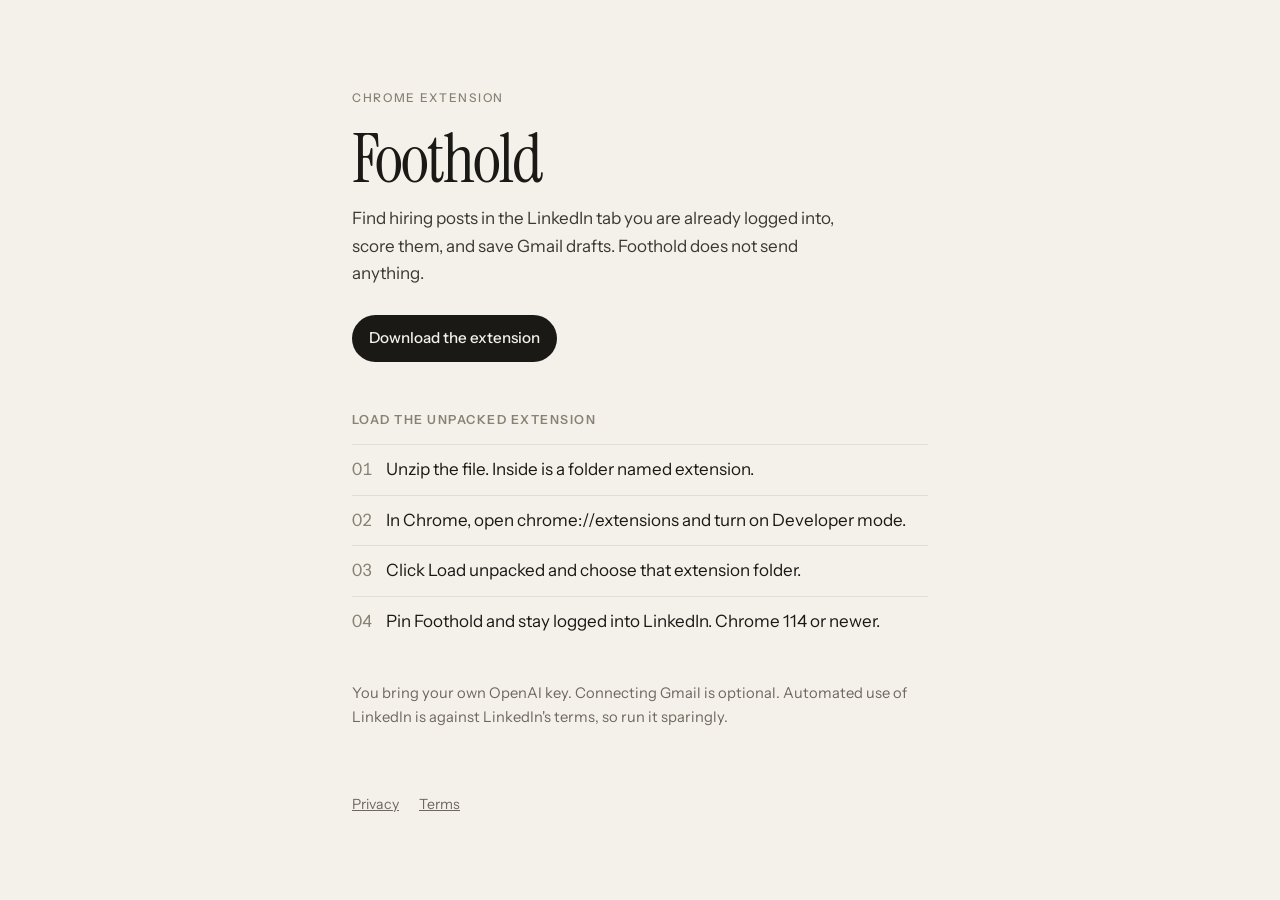
<file: index.html>
<!DOCTYPE html>
<html lang="en">
<head>
  <meta charset="utf-8" />
  <meta name="viewport" content="width=device-width, initial-scale=1" />
  <title>Foothold</title>
  <link rel="preconnect" href="https://fonts.googleapis.com" />
  <link rel="preconnect" href="https://fonts.gstatic.com" crossorigin />
  <link href="https://fonts.googleapis.com/css2?family=Instrument+Sans:ital,wght@0,400;0,500;0,600;1,400&family=Instrument+Serif:ital@0;1&display=swap" rel="stylesheet" />
  <style>
    body {
      margin: 0;
      background: #f4f1ea;
      color: #1a1916;
      font-family: "Instrument Sans", sans-serif;
      font-size: 17px;
      line-height: 1.6;
    }
    main { max-width: 36rem; margin: 0 auto; padding: 5.5rem 1.5rem 4rem; }
    .mark {
      margin: 0 0 1.25rem;
      font-size: 0.75rem;
      font-weight: 500;
      letter-spacing: 0.14em;
      text-transform: uppercase;
      color: #8a8175;
    }
    h1 {
      margin: 0 0 0.85rem;
      font-family: "Instrument Serif", serif;
      font-size: 4.25rem;
      font-weight: 400;
      line-height: 0.95;
      letter-spacing: -0.03em;
    }
    .lead { margin: 0 0 1.75rem; max-width: 32rem; color: #3a3834; }
    a { color: inherit; }
    .download {
      display: inline-block;
      padding: 0.7rem 1.05rem;
      background: #1a1916;
      color: #f4f1ea;
      border-radius: 999px;
      text-decoration: none;
      font-weight: 500;
      font-size: 0.95rem;
    }
    .download:hover { background: #3a342c; }
    h2 {
      margin: 3rem 0 0.9rem;
      font-size: 0.78rem;
      font-weight: 600;
      letter-spacing: 0.12em;
      text-transform: uppercase;
      color: #8a8175;
    }
    ol { margin: 0; padding: 0; list-style: none; }
    li {
      display: grid;
      grid-template-columns: 1.5rem 1fr;
      gap: 0.65rem;
      padding: 0.7rem 0;
      border-top: 1px solid #e3ddd2;
    }
    li span { color: #8a8175; font-variant-numeric: tabular-nums; }
    .note { margin: 2.25rem 0 0; color: #6f685f; font-size: 0.92rem; }
    footer {
      max-width: 36rem;
      margin: 0 auto;
      padding: 0 1.5rem 3rem;
      display: flex;
      gap: 1.25rem;
      font-size: 0.88rem;
    }
    footer a { color: #6f685f; }
  </style>
</head>
<body>
  <main>
    <p class="mark">Chrome extension</p>
    <h1>Foothold</h1>
    <p class="lead">Find hiring posts in the LinkedIn tab you are already logged into, score them, and save Gmail drafts. Foothold does not send anything.</p>
    <p><a class="download" href="foothold.zip">Download the extension</a></p>

    <h2>Load the unpacked extension</h2>
    <ol>
      <li><span>01</span>Unzip the file. Inside is a folder named extension.</li>
      <li><span>02</span>In Chrome, open chrome://extensions and turn on Developer mode.</li>
      <li><span>03</span>Click Load unpacked and choose that extension folder.</li>
      <li><span>04</span>Pin Foothold and stay logged into LinkedIn. Chrome 114 or newer.</li>
    </ol>

    <p class="note">You bring your own OpenAI key. Connecting Gmail is optional. Automated use of LinkedIn is against LinkedIn's terms, so run it sparingly.</p>
  </main>
  <footer>
    <a href="privacy.html">Privacy</a>
    <a href="terms.html">Terms</a>
  </footer>
</body>
</html>
</file>
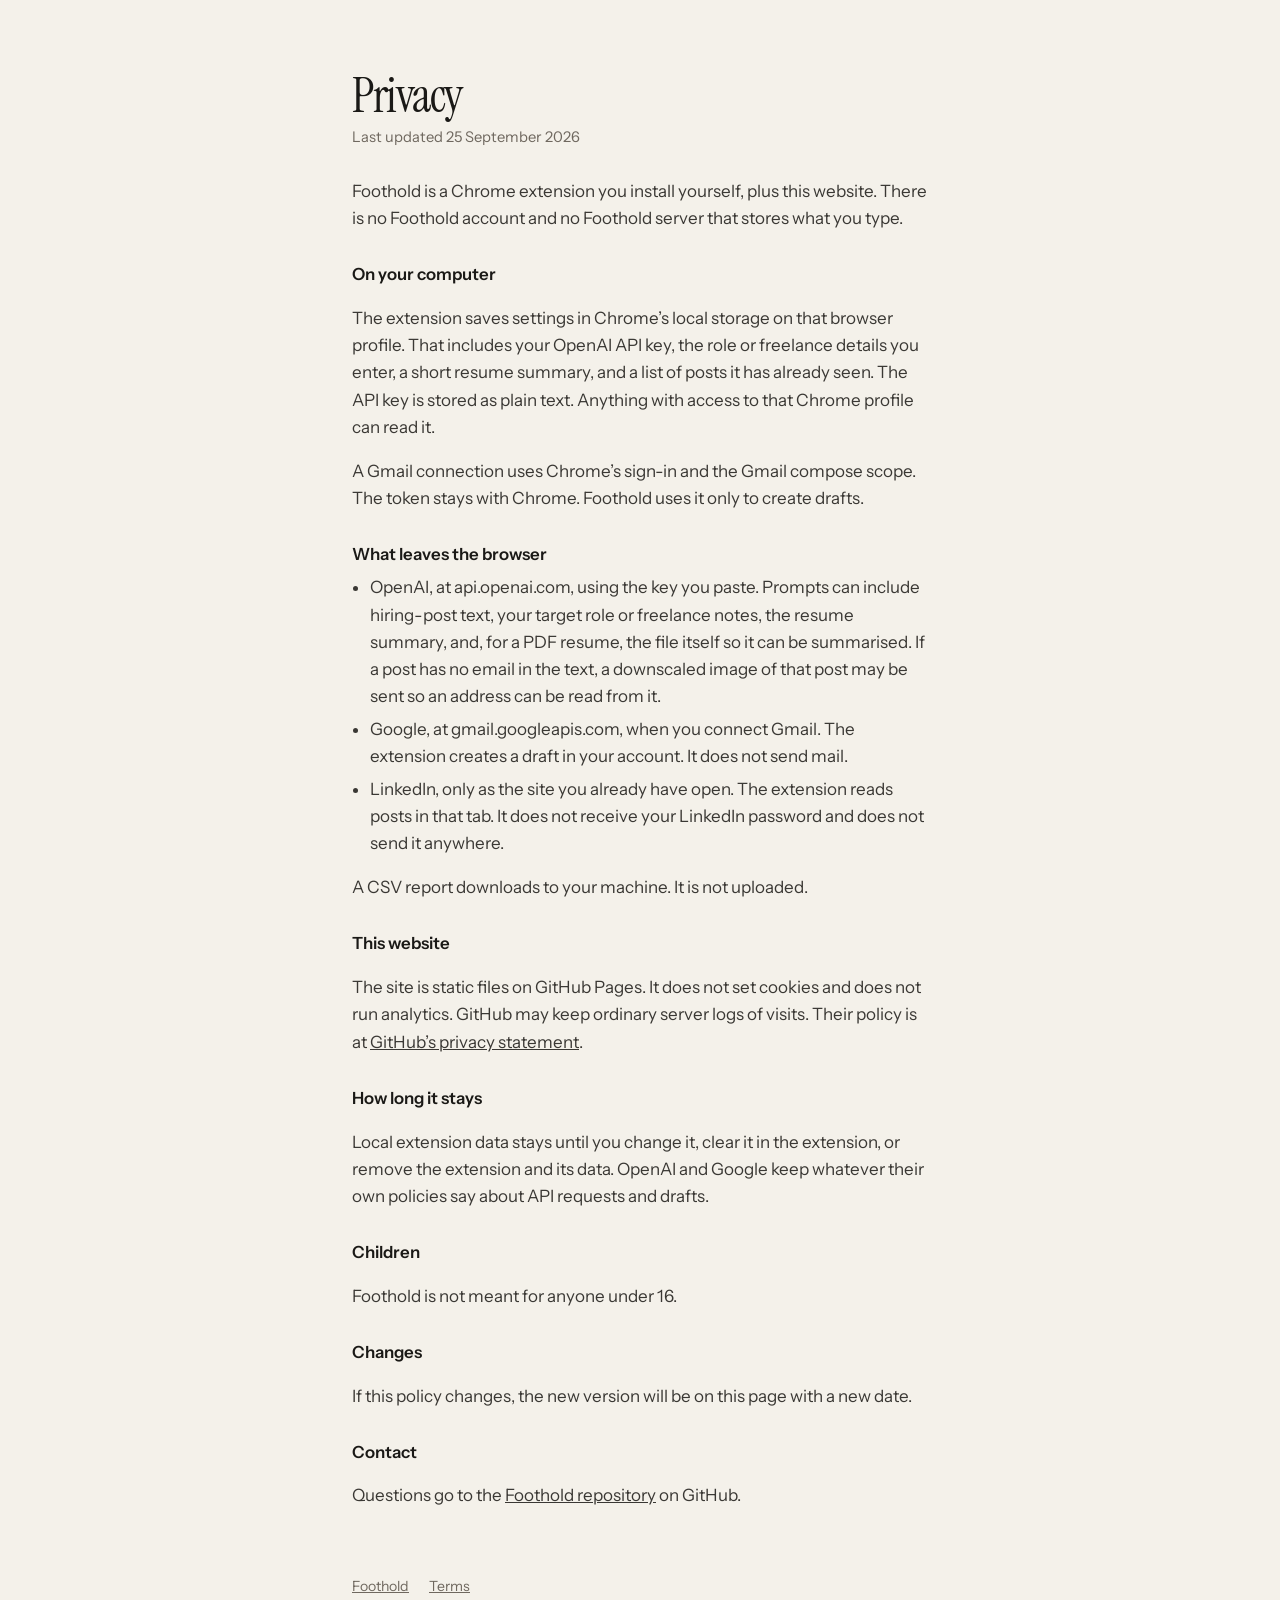
<file: privacy.html>
<!DOCTYPE html>
<html lang="en">
<head>
  <meta charset="utf-8" />
  <meta name="viewport" content="width=device-width, initial-scale=1" />
  <title>Privacy · Foothold</title>
  <link rel="preconnect" href="https://fonts.googleapis.com" />
  <link rel="preconnect" href="https://fonts.gstatic.com" crossorigin />
  <link href="https://fonts.googleapis.com/css2?family=Instrument+Sans:ital,wght@0,400;0,500;0,600;1,400&family=Instrument+Serif&display=swap" rel="stylesheet" />
  <style>
    body {
      margin: 0;
      background: #f4f1ea;
      color: #1a1916;
      font-family: "Instrument Sans", sans-serif;
      font-size: 17px;
      line-height: 1.6;
    }
    main { max-width: 36rem; margin: 0 auto; padding: 4.5rem 1.5rem 3rem; }
    h1 {
      margin: 0 0 0.4rem;
      font-family: "Instrument Serif", serif;
      font-size: 3rem;
      font-weight: 400;
      line-height: 1;
      letter-spacing: -0.03em;
    }
    .updated { margin: 0 0 1.75rem; color: #6f685f; font-size: 0.92rem; }
    h2 { margin: 1.8rem 0 0.4rem; font-size: 1.05rem; font-weight: 600; }
    p, li { color: #3a3834; }
    a { color: inherit; }
    ul { margin: 0.4rem 0 0; padding-left: 1.15rem; }
    li { margin: 0.35rem 0; }
    footer {
      max-width: 36rem;
      margin: 0 auto;
      padding: 0 1.5rem 3rem;
      display: flex;
      gap: 1.25rem;
      font-size: 0.88rem;
    }
    footer a { color: #6f685f; }
  </style>
</head>
<body>
  <main>
    <h1>Privacy</h1>
    <p class="updated">Last updated 25 September 2026</p>

    <p>Foothold is a Chrome extension you install yourself, plus this website. There is no Foothold account and no Foothold server that stores what you type.</p>

    <h2>On your computer</h2>
    <p>The extension saves settings in Chrome’s local storage on that browser profile. That includes your OpenAI API key, the role or freelance details you enter, a short resume summary, and a list of posts it has already seen. The API key is stored as plain text. Anything with access to that Chrome profile can read it.</p>
    <p>A Gmail connection uses Chrome’s sign-in and the Gmail compose scope. The token stays with Chrome. Foothold uses it only to create drafts.</p>

    <h2>What leaves the browser</h2>
    <ul>
      <li>OpenAI, at api.openai.com, using the key you paste. Prompts can include hiring-post text, your target role or freelance notes, the resume summary, and, for a PDF resume, the file itself so it can be summarised. If a post has no email in the text, a downscaled image of that post may be sent so an address can be read from it.</li>
      <li>Google, at gmail.googleapis.com, when you connect Gmail. The extension creates a draft in your account. It does not send mail.</li>
      <li>LinkedIn, only as the site you already have open. The extension reads posts in that tab. It does not receive your LinkedIn password and does not send it anywhere.</li>
    </ul>
    <p>A CSV report downloads to your machine. It is not uploaded.</p>

    <h2>This website</h2>
    <p>The site is static files on GitHub Pages. It does not set cookies and does not run analytics. GitHub may keep ordinary server logs of visits. Their policy is at <a href="https://docs.github.com/en/site-policy/privacy-policies/github-general-privacy-statement">GitHub’s privacy statement</a>.</p>

    <h2>How long it stays</h2>
    <p>Local extension data stays until you change it, clear it in the extension, or remove the extension and its data. OpenAI and Google keep whatever their own policies say about API requests and drafts.</p>

    <h2>Children</h2>
    <p>Foothold is not meant for anyone under 16.</p>

    <h2>Changes</h2>
    <p>If this policy changes, the new version will be on this page with a new date.</p>

    <h2>Contact</h2>
    <p>Questions go to the <a href="https://github.com/urperfectdude/foothold">Foothold repository</a> on GitHub.</p>
  </main>
  <footer>
    <a href="index.html">Foothold</a>
    <a href="terms.html">Terms</a>
  </footer>
</body>
</html>
</file>
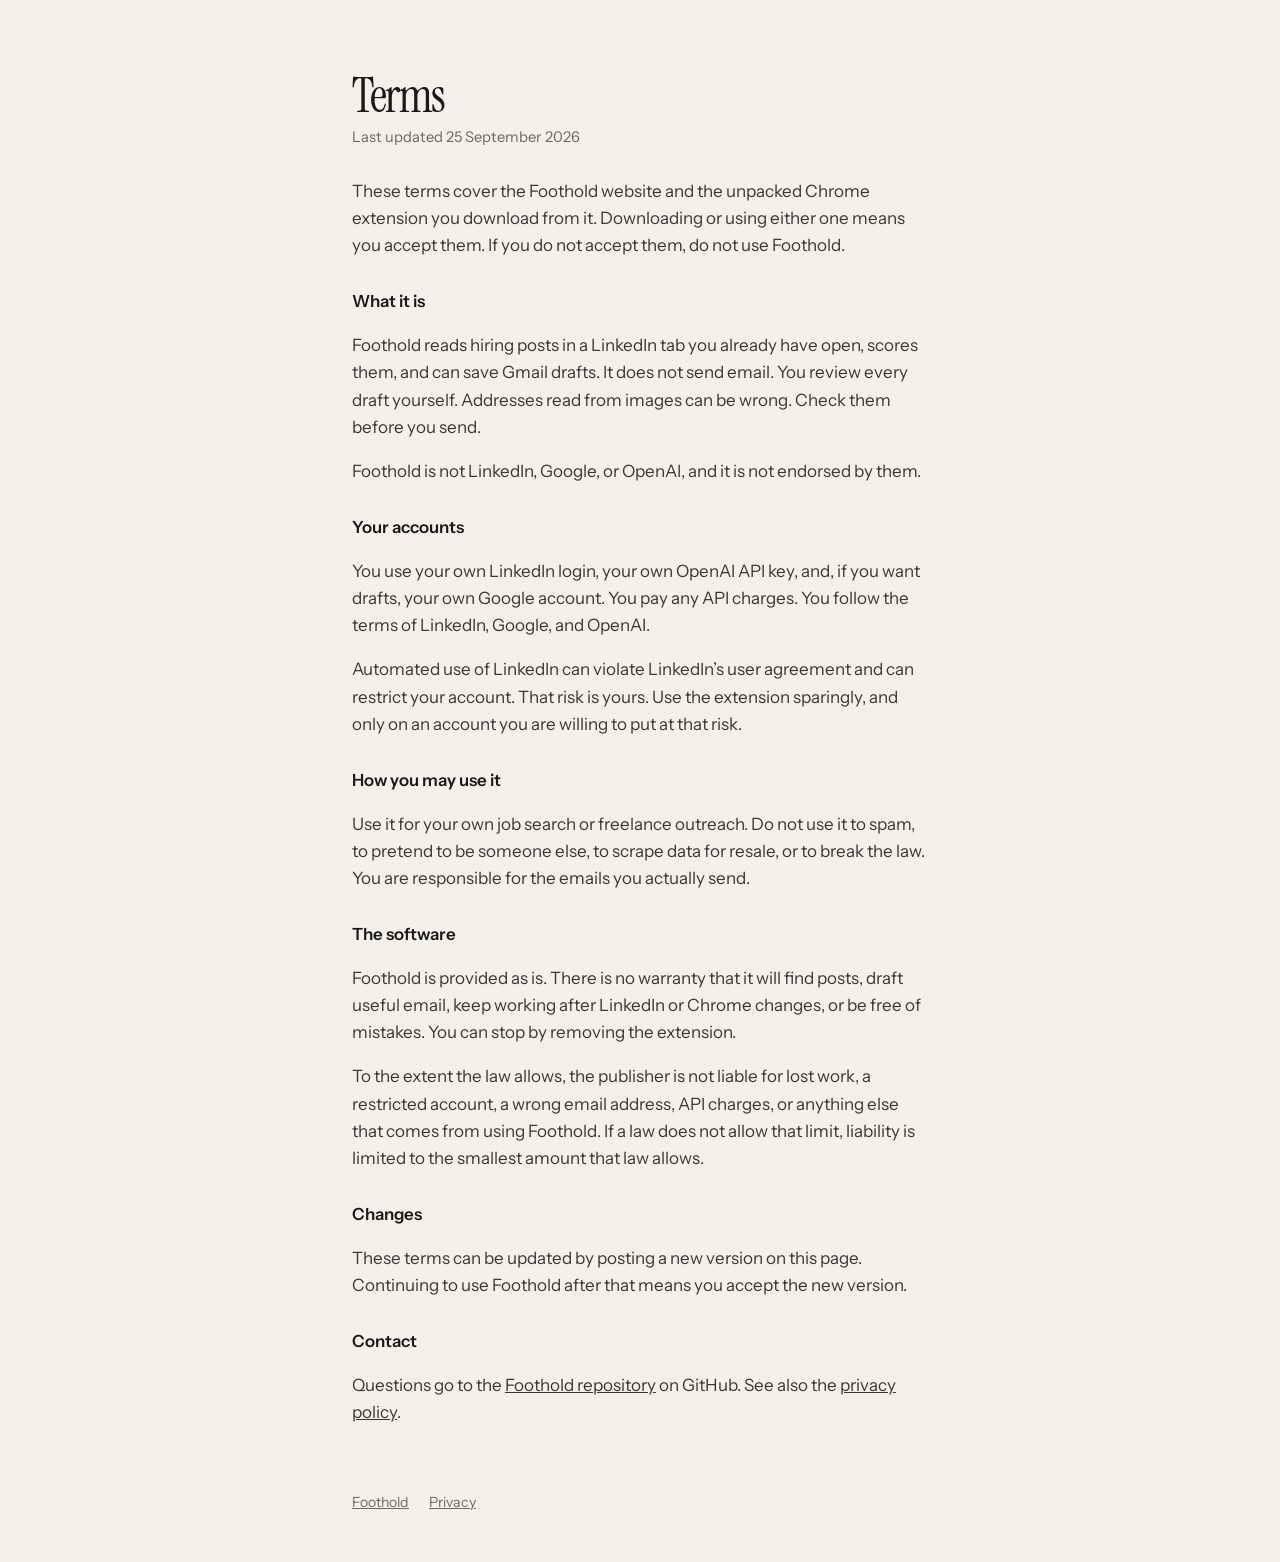
<file: terms.html>
<!DOCTYPE html>
<html lang="en">
<head>
  <meta charset="utf-8" />
  <meta name="viewport" content="width=device-width, initial-scale=1" />
  <title>Terms · Foothold</title>
  <link rel="preconnect" href="https://fonts.googleapis.com" />
  <link rel="preconnect" href="https://fonts.gstatic.com" crossorigin />
  <link href="https://fonts.googleapis.com/css2?family=Instrument+Sans:ital,wght@0,400;0,500;0,600;1,400&family=Instrument+Serif&display=swap" rel="stylesheet" />
  <style>
    body {
      margin: 0;
      background: #f4f1ea;
      color: #1a1916;
      font-family: "Instrument Sans", sans-serif;
      font-size: 17px;
      line-height: 1.6;
    }
    main { max-width: 36rem; margin: 0 auto; padding: 4.5rem 1.5rem 3rem; }
    h1 {
      margin: 0 0 0.4rem;
      font-family: "Instrument Serif", serif;
      font-size: 3rem;
      font-weight: 400;
      line-height: 1;
      letter-spacing: -0.03em;
    }
    .updated { margin: 0 0 1.75rem; color: #6f685f; font-size: 0.92rem; }
    h2 { margin: 1.8rem 0 0.4rem; font-size: 1.05rem; font-weight: 600; }
    p { color: #3a3834; }
    a { color: inherit; }
    footer {
      max-width: 36rem;
      margin: 0 auto;
      padding: 0 1.5rem 3rem;
      display: flex;
      gap: 1.25rem;
      font-size: 0.88rem;
    }
    footer a { color: #6f685f; }
  </style>
</head>
<body>
  <main>
    <h1>Terms</h1>
    <p class="updated">Last updated 25 September 2026</p>

    <p>These terms cover the Foothold website and the unpacked Chrome extension you download from it. Downloading or using either one means you accept them. If you do not accept them, do not use Foothold.</p>

    <h2>What it is</h2>
    <p>Foothold reads hiring posts in a LinkedIn tab you already have open, scores them, and can save Gmail drafts. It does not send email. You review every draft yourself. Addresses read from images can be wrong. Check them before you send.</p>
    <p>Foothold is not LinkedIn, Google, or OpenAI, and it is not endorsed by them.</p>

    <h2>Your accounts</h2>
    <p>You use your own LinkedIn login, your own OpenAI API key, and, if you want drafts, your own Google account. You pay any API charges. You follow the terms of LinkedIn, Google, and OpenAI.</p>
    <p>Automated use of LinkedIn can violate LinkedIn’s user agreement and can restrict your account. That risk is yours. Use the extension sparingly, and only on an account you are willing to put at that risk.</p>

    <h2>How you may use it</h2>
    <p>Use it for your own job search or freelance outreach. Do not use it to spam, to pretend to be someone else, to scrape data for resale, or to break the law. You are responsible for the emails you actually send.</p>

    <h2>The software</h2>
    <p>Foothold is provided as is. There is no warranty that it will find posts, draft useful email, keep working after LinkedIn or Chrome changes, or be free of mistakes. You can stop by removing the extension.</p>
    <p>To the extent the law allows, the publisher is not liable for lost work, a restricted account, a wrong email address, API charges, or anything else that comes from using Foothold. If a law does not allow that limit, liability is limited to the smallest amount that law allows.</p>

    <h2>Changes</h2>
    <p>These terms can be updated by posting a new version on this page. Continuing to use Foothold after that means you accept the new version.</p>

    <h2>Contact</h2>
    <p>Questions go to the <a href="https://github.com/urperfectdude/foothold">Foothold repository</a> on GitHub. See also the <a href="privacy.html">privacy policy</a>.</p>
  </main>
  <footer>
    <a href="index.html">Foothold</a>
    <a href="privacy.html">Privacy</a>
  </footer>
</body>
</html>
</file>
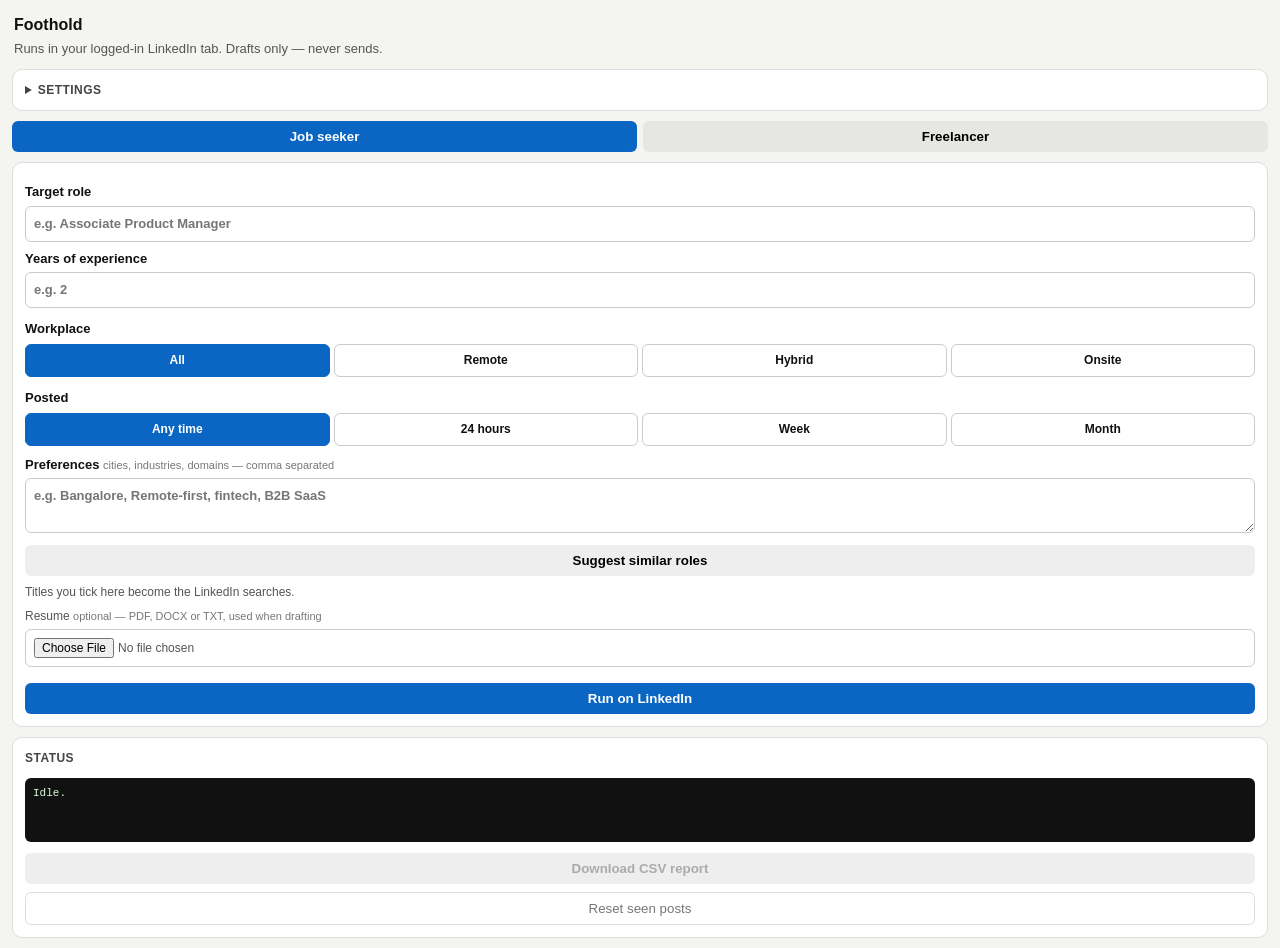
<file: extension/sidepanel.html>
<!DOCTYPE html>
<html>
<head>
  <meta charset="utf-8" />
  <link rel="stylesheet" href="sidepanel.css" />
</head>
<body>
  <header>
    <h1>Foothold</h1>
    <p>Runs in your logged-in LinkedIn tab. Drafts only — never sends.</p>
  </header>

  <details id="settings" class="card">
    <summary>Settings</summary>
    <label>OpenAI API key
      <input id="openaiKey" type="password" placeholder="sk-..." autocomplete="off" />
    </label>
    <div class="row">
      <button id="saveSettings" type="button">Save settings</button>
      <button id="connectGmail" type="button" class="secondary">Connect Gmail</button>
    </div>
    <p class="hint" id="gmailStatus">Gmail: not connected. CSV still downloads if drafts fail.</p>
  </details>

  <nav class="tabs">
    <button type="button" class="tab on" data-tab="jobs">Job seeker</button>
    <button type="button" class="tab" data-tab="freelance">Freelancer</button>
  </nav>

  <section id="panel-jobs" class="card panel">
    <label>Target role
      <input id="targetRole" type="text" placeholder="e.g. Associate Product Manager" />
    </label>

    <label>Years of experience
      <input id="yearsExp" type="number" min="0" max="50" step="1" inputmode="numeric" placeholder="e.g. 2" />
    </label>

    <fieldset class="seg">
      <legend>Workplace</legend>
      <label><input type="checkbox" name="workplaceJobs" value="all" checked /><span>All</span></label>
      <label><input type="checkbox" name="workplaceJobs" value="remote" /><span>Remote</span></label>
      <label><input type="checkbox" name="workplaceJobs" value="hybrid" /><span>Hybrid</span></label>
      <label><input type="checkbox" name="workplaceJobs" value="onsite" /><span>Onsite</span></label>
    </fieldset>
    <p class="hint" id="sweepCountJobs"></p>

    <fieldset class="seg">
      <legend>Posted</legend>
      <label><input type="radio" name="datePostedJobs" value="any" checked /><span>Any time</span></label>
      <label><input type="radio" name="datePostedJobs" value="day" /><span>24 hours</span></label>
      <label><input type="radio" name="datePostedJobs" value="week" /><span>Week</span></label>
      <label><input type="radio" name="datePostedJobs" value="month" /><span>Month</span></label>
    </fieldset>

    <label>Preferences <span class="opt">cities, industries, domains — comma separated</span>
      <textarea id="prefsJobs" rows="2" placeholder="e.g. Bangalore, Remote-first, fintech, B2B SaaS"></textarea>
    </label>

    <button id="suggestRolesJobs" type="button" class="secondary wide">Suggest similar roles</button>
    <div id="rolesJobs" class="roles"><p class="hint">Titles you tick here become the LinkedIn searches.</p></div>

    <label class="file">Resume <span class="opt">optional — PDF, DOCX or TXT, used when drafting</span>
      <input id="resumeFile" type="file" accept=".pdf,.docx,.doc,.txt,.md,.text" />
    </label>
    <details id="resumeSummaryBox" class="resume-summary hidden">
      <summary><strong id="resumeFileName"></strong> — AI summary</summary>
      <p id="resumeSummaryText"></p>
      <button id="clearResume" type="button" class="secondary">Clear summary</button>
    </details>

    <button id="runJobs" type="button" class="primary">Run on LinkedIn</button>
  </section>

  <section id="panel-freelance" class="card panel hidden">
    <label>Expertise
      <textarea id="expertise" rows="4" placeholder="e.g. React + Node, marketplace MVPs, Stripe billing…"></textarea>
    </label>
    <label>Project links <span class="opt">one URL per line</span>
      <textarea id="projectLinks" rows="3" placeholder="https://…"></textarea>
    </label>

    <fieldset class="seg">
      <legend>Workplace</legend>
      <label><input type="checkbox" name="workplaceFreelance" value="all" checked /><span>All</span></label>
      <label><input type="checkbox" name="workplaceFreelance" value="remote" /><span>Remote</span></label>
      <label><input type="checkbox" name="workplaceFreelance" value="hybrid" /><span>Hybrid</span></label>
      <label><input type="checkbox" name="workplaceFreelance" value="onsite" /><span>Onsite</span></label>
    </fieldset>
    <p class="hint" id="sweepCountFreelance"></p>

    <fieldset class="seg">
      <legend>Posted</legend>
      <label><input type="radio" name="datePostedFreelance" value="any" checked /><span>Any time</span></label>
      <label><input type="radio" name="datePostedFreelance" value="day" /><span>24 hours</span></label>
      <label><input type="radio" name="datePostedFreelance" value="week" /><span>Week</span></label>
      <label><input type="radio" name="datePostedFreelance" value="month" /><span>Month</span></label>
    </fieldset>

    <label>Preferences <span class="opt">cities, industries, domains — comma separated</span>
      <textarea id="prefsFreelance" rows="2" placeholder="e.g. US clients, healthcare, Shopify, equity-friendly"></textarea>
    </label>

    <button id="suggestRolesFreelance" type="button" class="secondary wide">Suggest similar roles</button>
    <div id="rolesFreelance" class="roles"><p class="hint">Titles clients hire for. Tick the ones worth searching.</p></div>

    <button id="runFreelance" type="button" class="primary">Run on LinkedIn</button>
  </section>

  <section class="card">
    <h2>Status</h2>
    <pre id="log">Idle.</pre>
    <button id="stopRun" type="button" class="hidden">Stop run</button>
    <button id="downloadCsv" type="button" class="secondary" disabled>Download CSV report</button>
    <button id="resetSeen" type="button" class="secondary">Reset seen posts</button>
  </section>
  <script src="sidepanel.js"></script>
</body>
</html>
</file>
<file: extension/sidepanel.css>
* { box-sizing: border-box; }
body {
  margin: 0;
  /* Side panel is user-resizable, so follow its width instead of fixing one. */
  overflow-x: hidden;
  font: 13px/1.4 -apple-system, BlinkMacSystemFont, "Segoe UI", sans-serif;
  color: #111;
  background: #f4f4f1;
}
header { padding: 14px 14px 0; }
h1 { font-size: 16px; margin: 0 0 4px; }
header p, .hint { color: #555; margin: 0; }
.hint { font-size: 12px; margin-top: 8px; }
h2 { font-size: 12px; text-transform: uppercase; letter-spacing: 0.04em; margin: 0 0 8px; color: #444; }
.card {
  margin: 10px 12px;
  padding: 12px;
  background: #fff;
  border: 1px solid #ddd;
  border-radius: 10px;
}
label { display: block; font-weight: 600; margin: 8px 0; }
input, textarea {
  display: block;
  width: 100%;
  margin-top: 4px;
  padding: 8px;
  border: 1px solid #ccc;
  border-radius: 6px;
  font: inherit;
}
.row { display: flex; gap: 8px; margin-top: 8px; }
.row > * { min-width: 0; }
button {
  border: 0;
  border-radius: 6px;
  padding: 8px 10px;
  cursor: pointer;
  font-weight: 600;
}
.primary { background: #0a66c2; color: #fff; width: 100%; margin-top: 8px; }
.secondary { background: #eee; }
.tabs { display: flex; gap: 6px; padding: 0 12px; }
.tab {
  flex: 1;
  background: #e6e6e2;
}
.tab.on { background: #0a66c2; color: #fff; }
.hidden { display: none; }
#log {
  white-space: pre-wrap;
  overflow-wrap: anywhere;
  background: #111;
  color: #d7ffd7;
  padding: 8px;
  border-radius: 6px;
  min-height: 64px;
  max-height: 140px;
  overflow: auto;
  font-size: 11px;
}
#stopRun {
  display: block;
  width: 100%;
  margin-top: 8px;
  background: #b3261e;
  color: #fff;
}
#stopRun.hidden { display: none; }

#downloadCsv,
#resetSeen {
  display: block;
  width: 100%;
  margin-top: 8px;
}
/* Clearing history is destructive, so it should not read as a primary action. */
#resetSeen {
  background: none;
  border: 1px solid #ddd;
  color: #777;
  font-weight: 500;
}
#resetSeen:hover { border-color: #b3261e; color: #b3261e; }

/* Settings collapses once it is filled in. */
details.card > summary {
  font-size: 12px;
  text-transform: uppercase;
  letter-spacing: 0.04em;
  color: #444;
  font-weight: 700;
  cursor: pointer;
}
details.card[open] > summary { margin-bottom: 8px; }

.opt { font-weight: 400; color: #777; font-size: 11px; }
.file { font-weight: 400; font-size: 12px; color: #555; }
.wide { width: 100%; margin-top: 4px; }

/* Workplace and Posted drawn as segmented word rows. */
.seg {
  display: flex;
  flex-wrap: wrap;
  gap: 4px;
  border: 0;
  padding: 0;
  margin: 12px 0 10px;
}
.seg legend {
  width: 100%;
  font-weight: 600;
  padding: 0;
  margin-bottom: 6px;
}
.seg label {
  flex: 1;
  margin: 0;
  font-weight: 600;
  font-size: 12px;
}
.seg input { position: absolute; opacity: 0; pointer-events: none; }
.seg span {
  display: block;
  text-align: center;
  padding: 7px 2px;
  border: 1px solid #ccc;
  border-radius: 6px;
  background: #fff;
  cursor: pointer;
}
.seg input:checked + span {
  background: #0a66c2;
  border-color: #0a66c2;
  color: #fff;
}
.seg input:focus-visible + span { outline: 2px solid #0a66c2; outline-offset: 2px; }

/* Similar-roles checklist. */
.roles { margin: 8px 0 4px; }
.roles .hint { margin: 0; }
.roles ul { list-style: none; margin: 0; padding: 0; }
.roles li { margin: 0 0 4px; }
.roles li label {
  display: flex;
  gap: 8px;
  align-items: flex-start;
  margin: 0;
  padding: 7px 8px;
  border: 1px solid #ddd;
  border-radius: 6px;
  background: #fff;
  font-weight: 500;
  cursor: pointer;
}
.roles li input { width: auto; margin: 2px 0 0; flex: none; }
.roles li .why { display: block; font-weight: 400; color: #666; font-size: 11px; margin-top: 2px; }
.roles .addRow { display: flex; gap: 6px; margin-top: 6px; }
.roles .addRow input { margin-top: 0; }
.roles .addRow button { flex: none; }


/* Stored resume summary, replaced only on re-upload. Collapsed by default. */
.resume-summary {
  margin: 8px 0 4px;
  padding: 10px;
  border: 1px solid #cfe0f3;
  border-radius: 8px;
  background: #f2f7fd;
}
.resume-summary > summary {
  cursor: pointer;
  font-size: 12px;
  color: #33507a;
}
.resume-summary > summary strong { overflow-wrap: anywhere; }
.resume-summary p { margin: 8px 0 6px; }
#resumeSummaryText { font-size: 12px; color: #333; white-space: pre-wrap; overflow-wrap: anywhere; }
</file>
